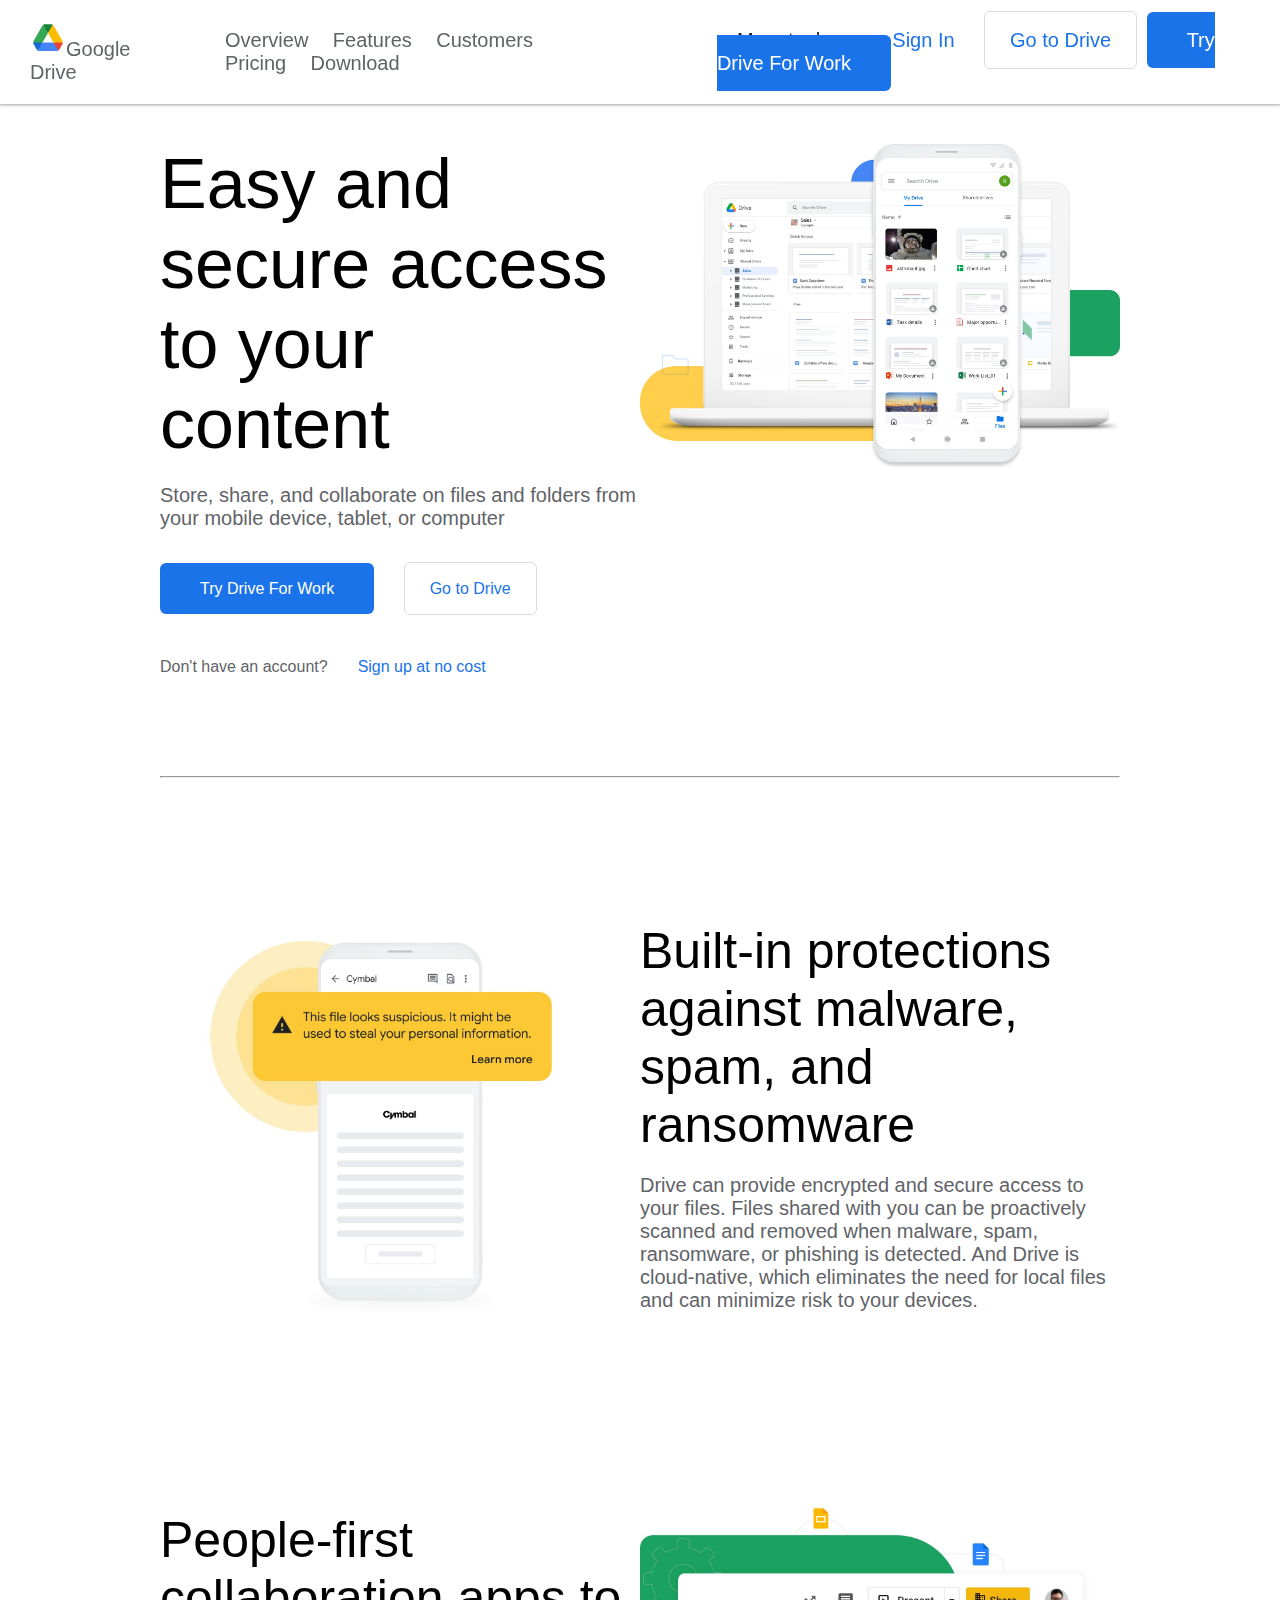
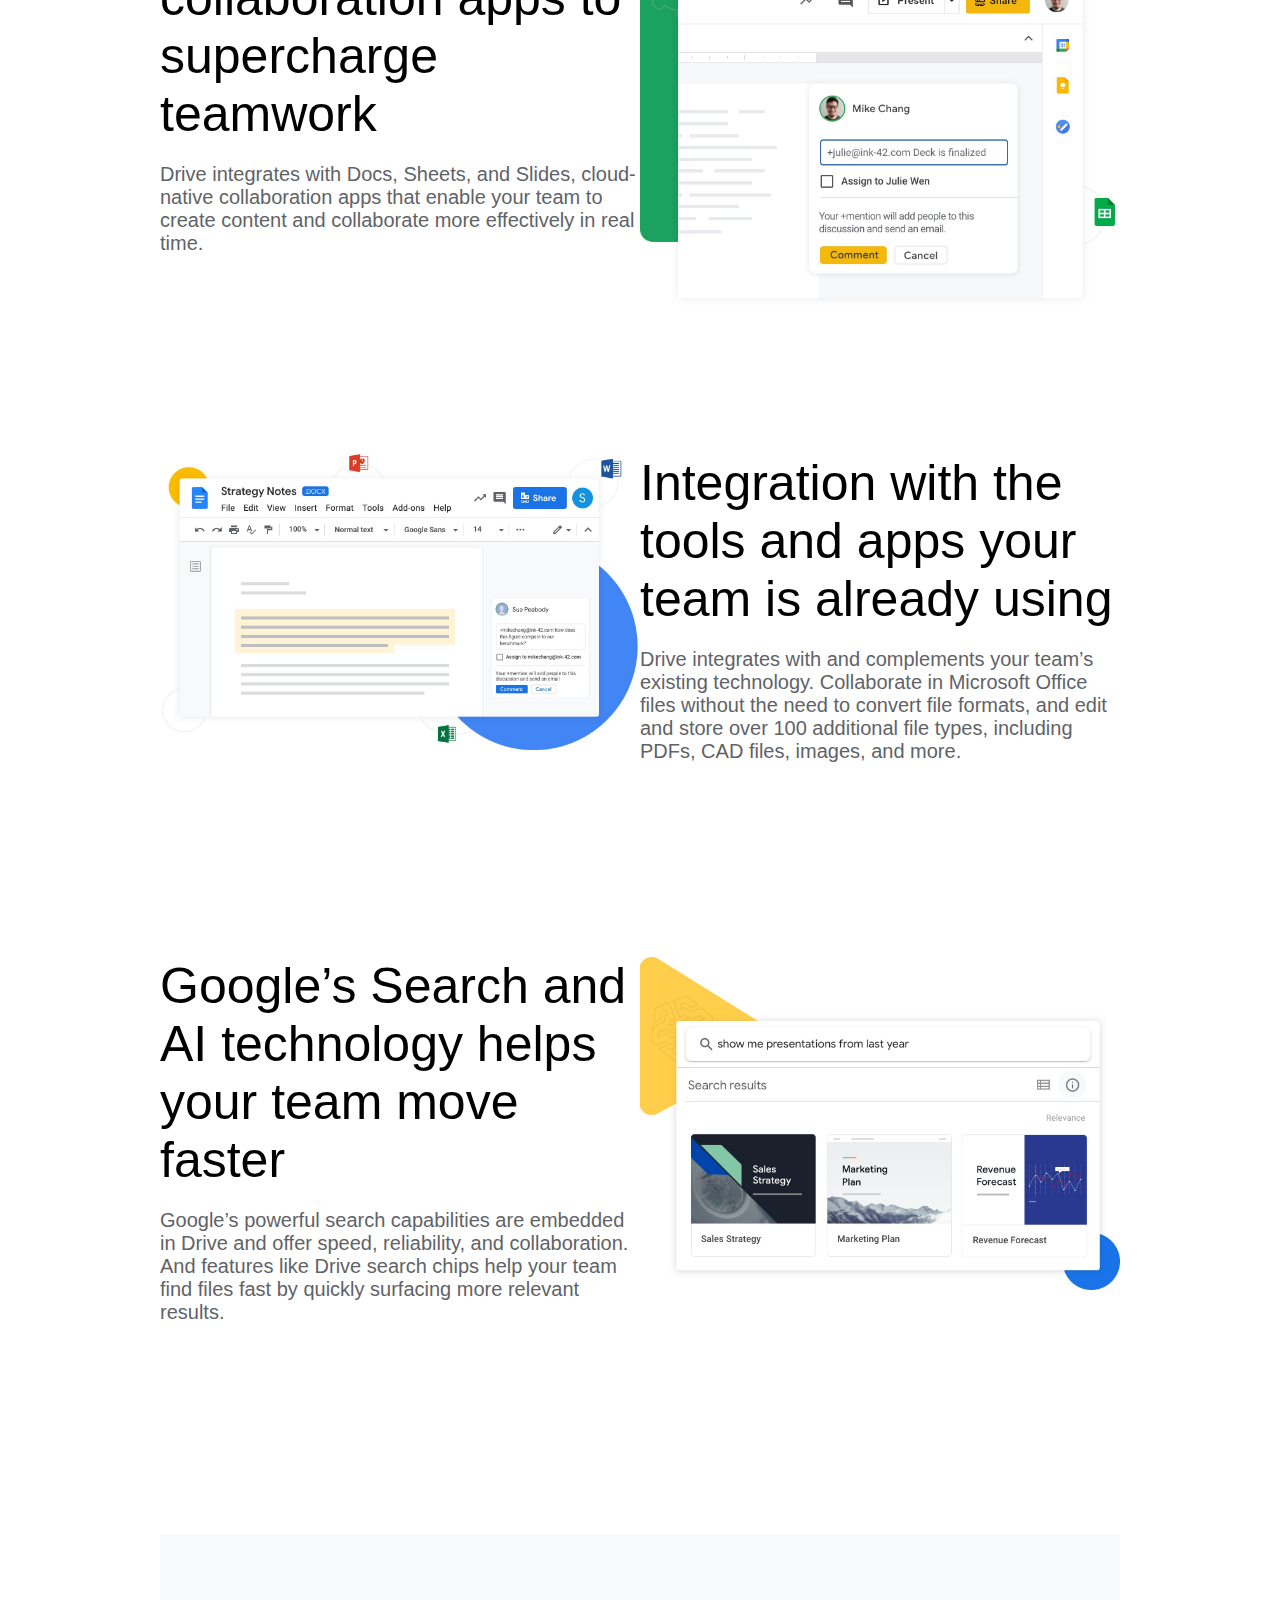
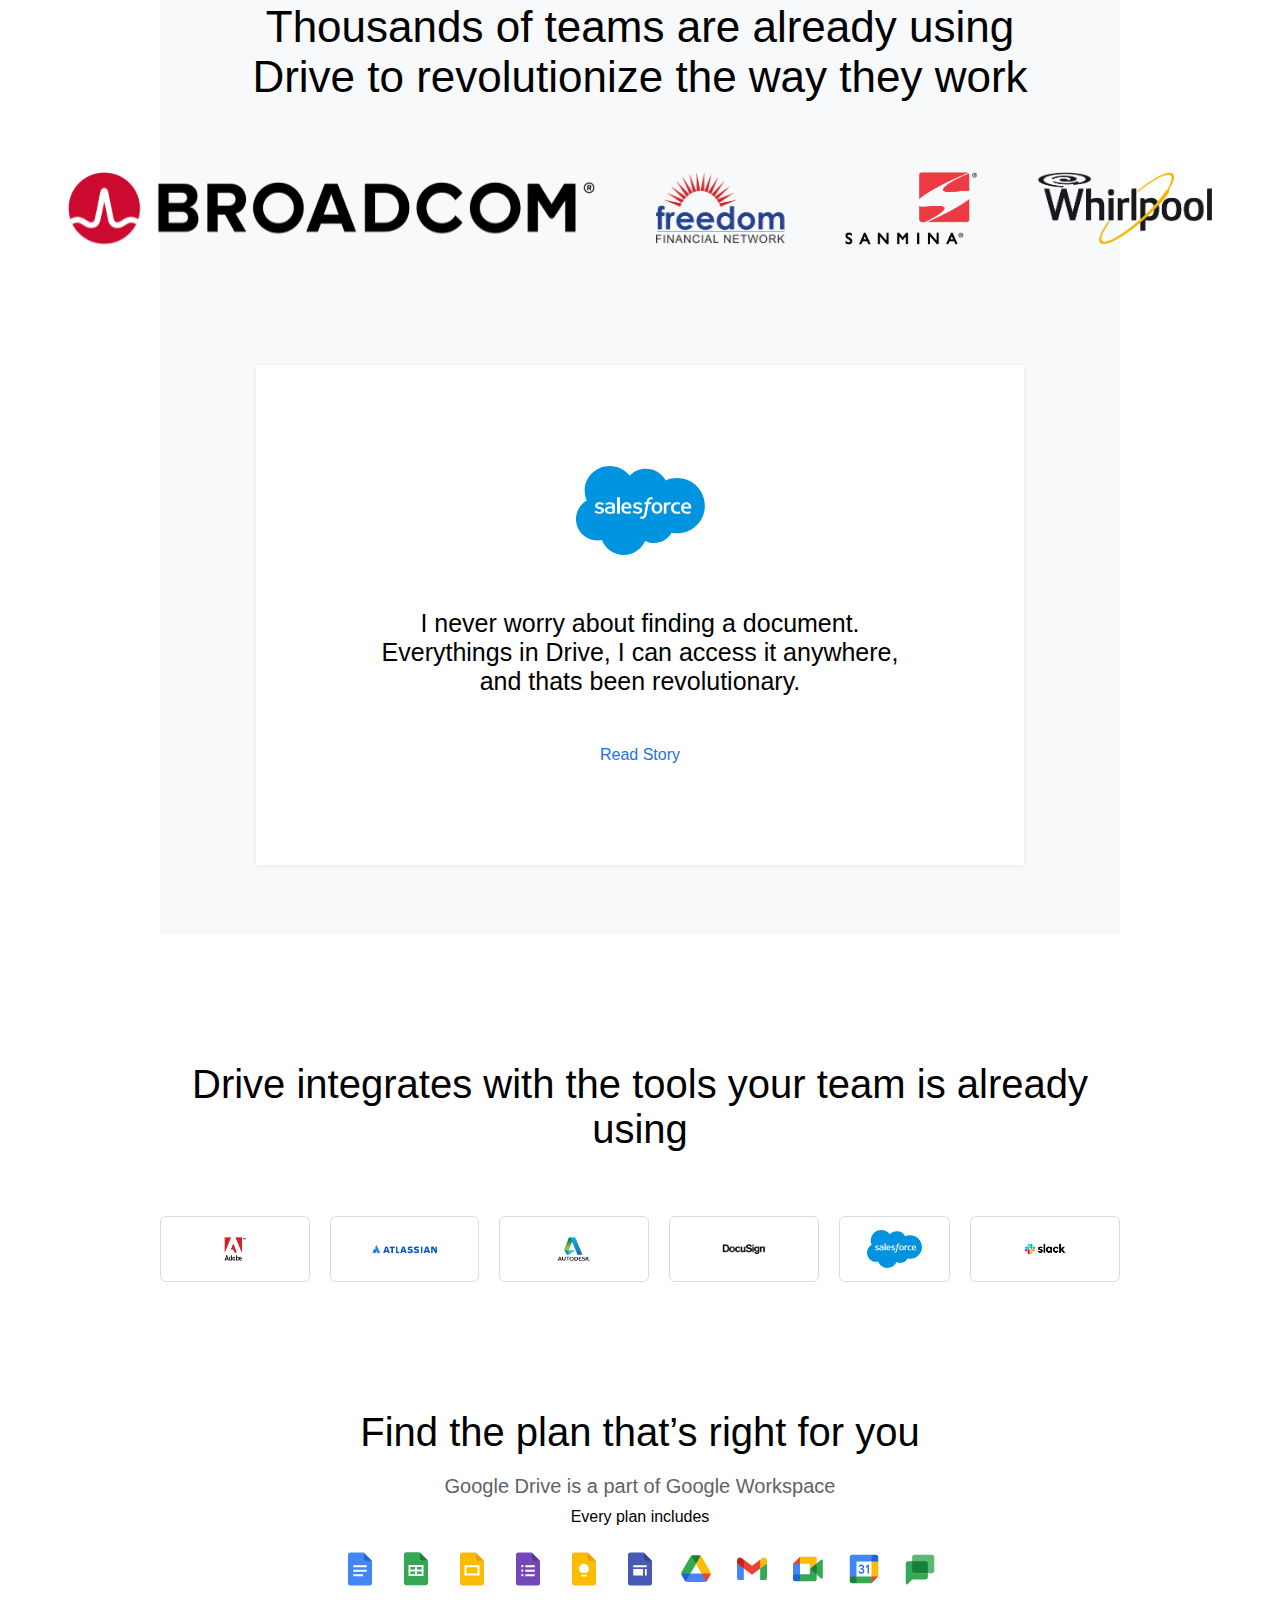
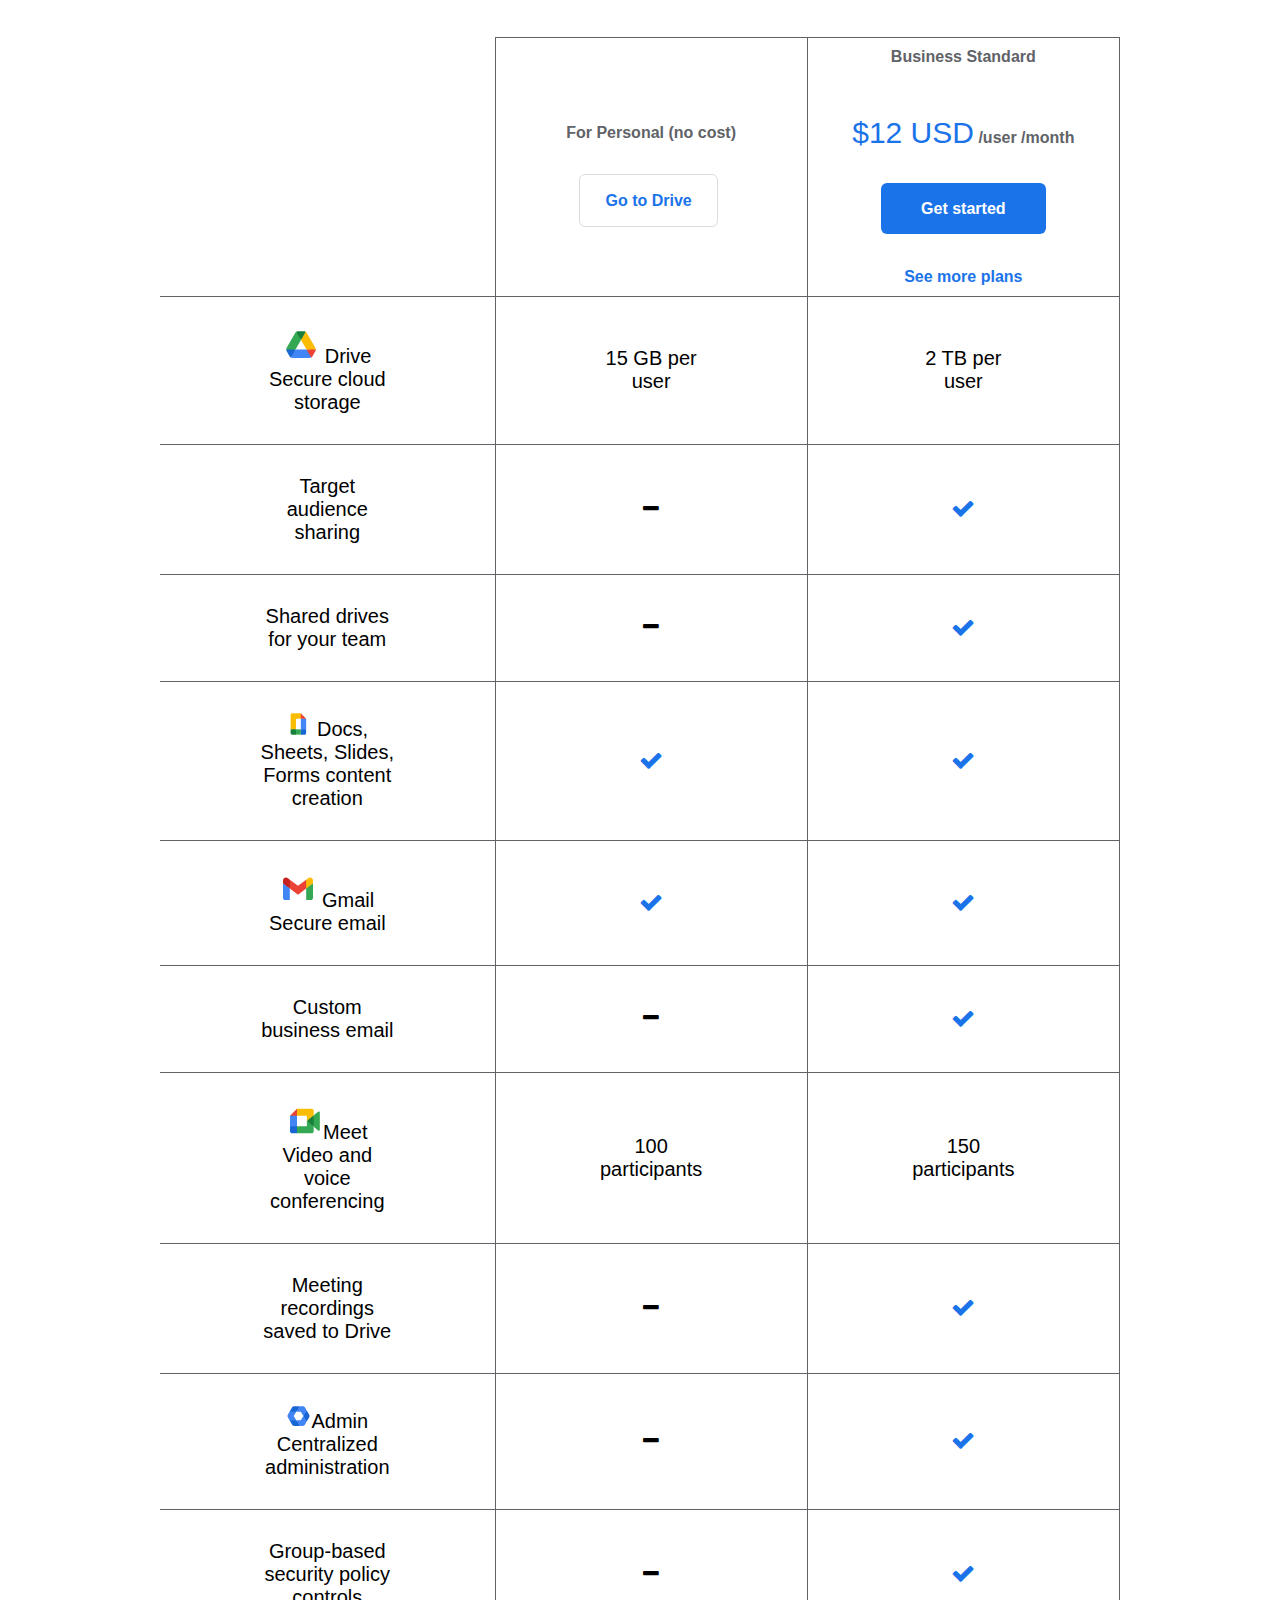
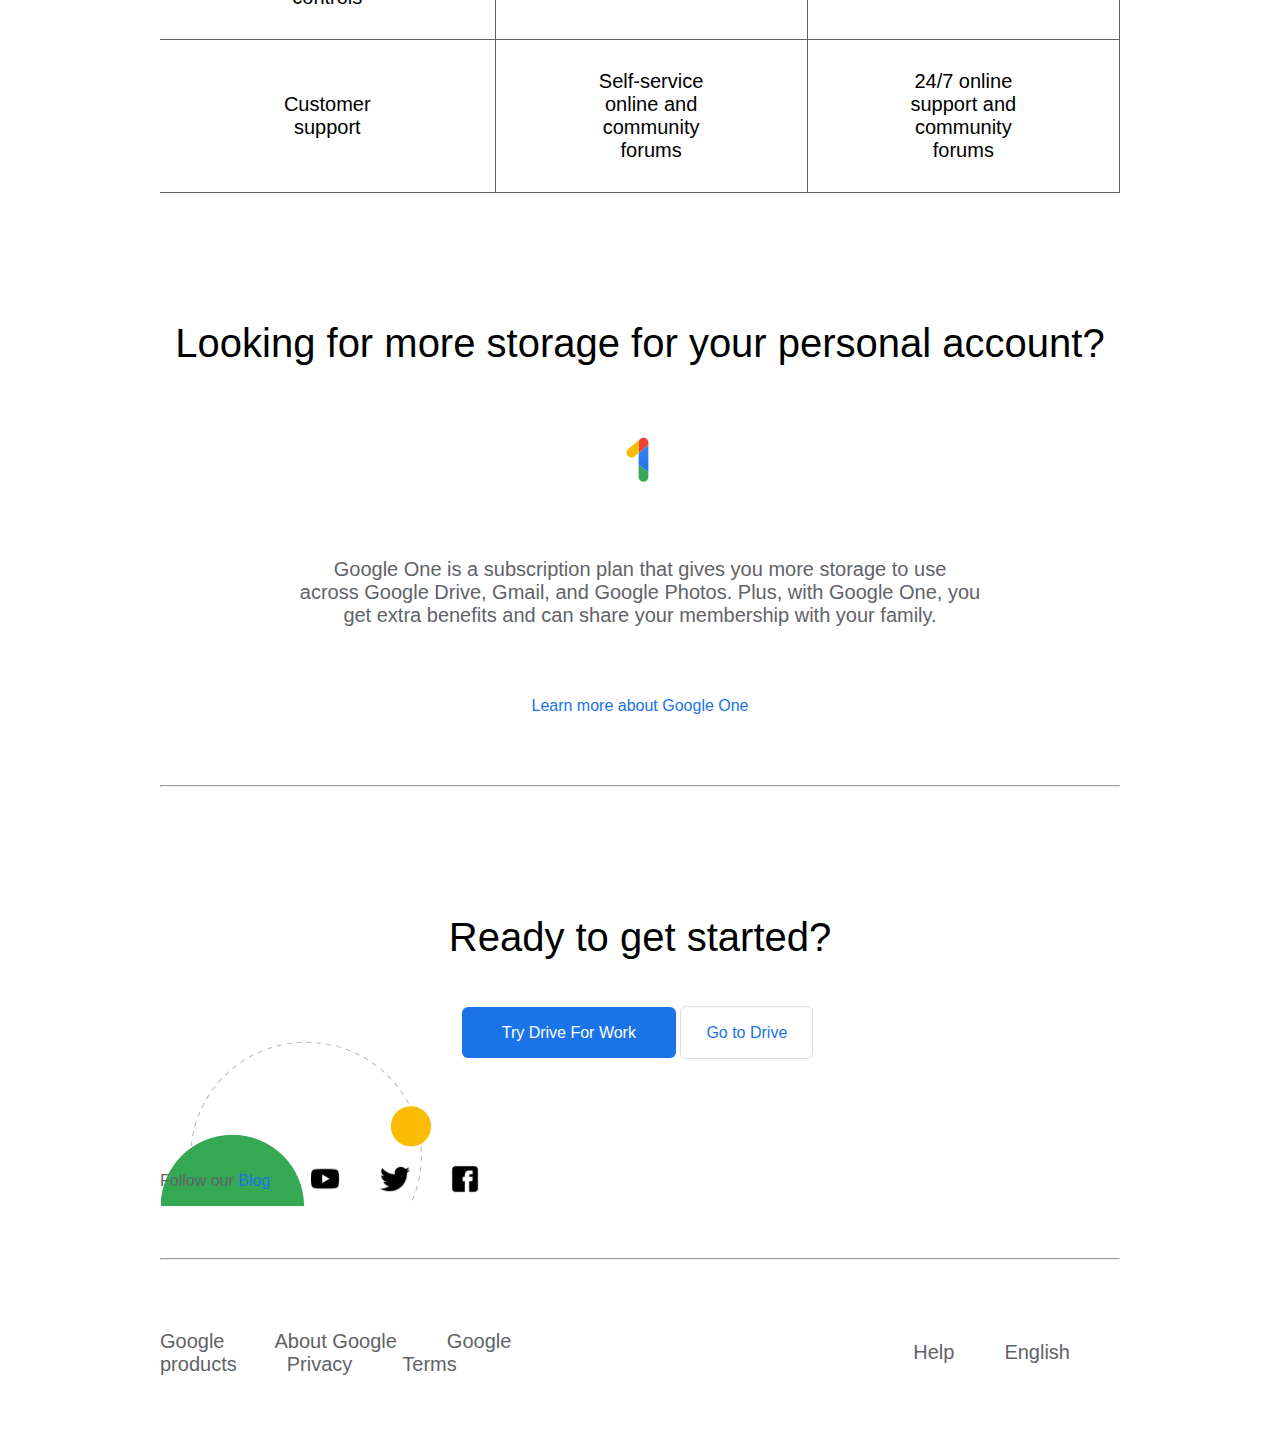
<file: index.html>
<!DOCTYPE html>
<html lang="en">

<head>
    <meta charset="UTF-8">
    <meta http-equiv="X-UA-Compatible" content="IE=edge">
    <meta name="viewport" content="width=device-width, initial-scale=1.0">
    <title>Google Drive</title>
    <link rel="stylesheet" href="style.css">
    <link rel="stylesheet" href="https://cdnjs.cloudflare.com/ajax/libs/font-awesome/4.7.0/css/font-awesome.min.css">
</head>

<body>
    <nav>
        <div class="navbar-left">
            <div class="logo">
                <a href="index.html"><img src="./images/logo.svg" alt="">Google Drive</a>
            </div>
            <div class="navbar-left-links">
                <a href="">Overview</a>
                <a href="">Features</a>
                <a href="">Customers</a>
                <a href="">Pricing</a>
                <a href="download.html">Download</a>
            </div>

        </div>
        <div class="navbar-right">
            <a id="moretools" href="">More tools <i style="font-size: 18px;" class="fa">&#xf107;</i></a>
            <a href="" id="sign-in">Sign In</a>
            <a id="go-to" href="">Go to Drive</a>
            <a id="try-drive" href="">Try Drive For Work</a>
        </div>
    </nav>
    <div class="container">
        <div class="row">
            <div class="left-section col-6">
                <div class="left-section-writeup">
                    <h1>
                        Easy and secure access to your <br> content
                    </h1>
                    <p>Store, share, and collaborate on files and folders from your mobile device, tablet, or computer
                    </p>
                </div>
                <div class="button-section">
                    <a id="try-drive" href="">Try Drive For Work</a>
                    <a id="go-to" href="">Go to Drive</a>
                </div>
                <div class="bottom-writeup">
                    <p>Don't have an account? </p>
                    <a href="">Sign up at no cost</a>
                </div>

            </div>
            <div class="right-section col-6">
                <img src="./images/firstimg.jpg" alt="">
            </div>
        </div>
        <div class="line">
            <hr>
        </div>

        <div class="row">
            <div class="second-left-section col-6">
                <img src="./images/secondimg.jpg" alt="">
            </div>
            <div class="second-right-section col-6">
                <div class="second-right-section-writeup ">
                    <h1>
                        Built-in protections against malware, spam, and ransomware
                    </h1>
                    <p>Drive can provide encrypted and secure access to your files. Files shared with you can be
                        proactively scanned and removed when malware, spam, ransomware, or phishing is detected. And
                        Drive is cloud-native, which eliminates the need for local files and can minimize risk to your
                        devices.
                    </p>
                </div>
            </div>

        </div>
        <div class="row">
            <div class="left-section col-6 center">
                <div class="left-section-writeup">
                    <h1 style="font-size: 50px;">
                        People-first collaboration apps to supercharge teamwork
                    </h1>
                    <p>Drive integrates with Docs, Sheets, and Slides, cloud-native collaboration apps that enable your
                        team to create content and collaborate more effectively in real time.
                    </p>
                </div>
            </div>
            <div class="right-section col-6">
                <img src="./images/thirdimg.jpg" alt="">
            </div>
        </div>
        <div class="row">
            <div class="second-left-section col-6">
                <img src="./images/img4.jpg" alt="">
            </div>
            <div class="second-right-section col-6">
                <div class="second-right-section-writeup">
                    <h1>
                        Integration with the tools and apps your team is already using
                    </h1>
                    <p>Drive integrates with and complements your team’s existing technology. Collaborate in Microsoft
                        Office files without the need to convert file formats, and edit and store over 100 additional
                        file types, including PDFs, CAD files, images, and more.
                    </p>
                </div>
            </div>

        </div>
        <div class="row">
            <div class="left-section col-6 center">
                <div class="left-section-writeup">
                    <h1 style="font-size: 50px;">Google’s Search and AI technology helps your team move faster</h1>
                    <p>Google’s powerful search capabilities are embedded in Drive and offer
                        speed, reliability, and collaboration. And features like Drive search chips help your team
                        find files fast by quickly surfacing more relevant results.
                    </p>
                </div>
            </div>
            <div class="right-section col-6">
                <img src="./images/img5.jpg" alt="">
            </div>
        </div>
        <div class="second-container">
            <div class="container-heading">
                <h1>Thousands of teams are already using <br> Drive to revolutionize the way they work</h1>
            </div>

            <div class="logo-sections">
                <img src="./images/Broadcom.svg" alt=""><img src="./images/logo_Freedom.svg" alt=""><img
                    src="./images/logo_Sanmina.svg" alt=""><img src="./images/logo_Whirlpool.svg" alt="">
            </div>
            <div class="internal-container">
                <div class="internal-logo">
                    <img src="./images/logo_Salesforce.svg" alt="">
                </div>
                <h3>I never worry about finding a document. <br> Everythings in Drive, I can access it anywhere, <br>
                    and thats
                    been revolutionary.</h3>

                <a href="">Read Story</a>
            </div>
        </div>
        <h2 class="mid-heading">Drive integrates with the tools your team is already using</h2>

        <div class="logo-row">
            <div class="logo-container">
                <img src="./images/logo-Adobe.svg" alt="">
            </div>
            <div class="logo-container">
                <img src="./images/logo-Atlassian.svg" alt="">
            </div>
            <div class="logo-container">
                <img src="./images/logo-Autodesk.svg" alt="">
            </div>
            <div class="logo-container">
                <img src="./images/logo-Docusign.svg" alt="">
            </div>
            <div class="logo-container">
                <img src="./images/logo_Salesforce.svg" alt="">
            </div>
            <div class="logo-container">
                <img src="./images/logo-Slack.svg" alt="">
            </div>
        </div>

        <h2 class="mid-heading secondheading">Find the plan that’s right for you</h2>
        <p style="text-align: center; font-size: 20px;">Google Drive is a part of Google Workspace</p>
        <p style="text-align: center; margin: 10px 0px; color: black;"> <b>Every plan includes</b></p>
        <div class="second-logo-section">
            <div class="second-logo-row">
                <img src="./images/docs.svg" alt=""><img src="./images/sheets.svg" alt=""><img src="./images/slides.svg"
                    alt=""><img src="./images/forms.svg" alt=""><img src="./images/keep.svg" alt=""><img
                    src="./images/sites.svg" alt=""><img src="./images/drive.svg" alt=""><img src="./images/gmail.svg"
                    alt=""><img src="./images/meet.svg" alt=""><img src="./images/calendar.svg" alt=""><img
                    src="./images/chat.svg" alt="">
            </div>
        </div>

        <div class="table-row">
            <table>
                <tr>
                    <th id="top-left"></th>
                    <th>
                        <p>For Personal (no cost) </p>
                        <a id="go-to" href="">Go to Drive</a>
                    </th>
                    <th>
                        <p>Business Standard</p>
                        <p> <b id="usd">$12 USD</b> /user /month</p>
                        <p><a id="try-drive" href="">Get started</a></p>
                        <a style="color: #1a73e8;" href="">See more plans</a>
                    </th>
                </tr>
                <tr>
                    <td><img src="./images/drive.svg" alt=""> <b>Drive</b> Secure cloud storage</td>
                    <td>15 GB per user</td>
                    <td>2 TB per user</td>
                </tr>
                <tr>
                    <td>Target audience sharing</td>
                    <td><i class="fa fa-minus" aria-hidden="true"></i></td>
                    <td><i class="fa fa-check" style="font-size:24px; color: #1a73e8"></i></td>
                </tr>
                <tr>
                    <td>Shared drives for your team</td>
                    <td><i class="fa fa-minus" aria-hidden="true"></i></td>
                    <td><i class="fa fa-check" style="font-size:24px;color: #1a73e8"></i></td>
                </tr>
                <tr>
                    <td><img src="./images/docs-table.svg" alt=""> <b>Docs, Sheets, Slides, Forms</b> content creation
                    </td>
                    <td><i class="fa fa-check" style="font-size:24px;color: #1a73e8"></i></td>
                    <td><i class="fa fa-check" style="font-size:24px;color: #1a73e8"></i></td>
                </tr>
                <tr>
                    <td><img src="./images/gmail.svg" alt=""> <b>Gmail</b> Secure email</td>
                    <td><i class="fa fa-check" style="font-size:24px;color: #1a73e8"></i></td>
                    <td><i class="fa fa-check" style="font-size:24px;color: #1a73e8"></i></td>
                </tr>

                <tr>
                    <td>Custom business email</td>
                    <td><i class="fa fa-minus" aria-hidden="true"></i></td>
                    <td><i class="fa fa-check" style="font-size:24px;color: #1a73e8"></i></td>
                </tr>
                <tr>
                    <td><img src="./images/meet.svg" alt=""><b>Meet</b> Video and voice conferencing</td>
                    <td>100 participants</td>
                    <td>150 participants</td>
                </tr>
                <tr>
                    <td>Meeting recordings saved to Drive</td>
                    <td><i class="fa fa-minus" aria-hidden="true"></i></td>
                    <td><i class="fa fa-check" style="font-size:24px;color: #1a73e8"></i></td>
                </tr>
                <tr>
                    <td><img src="./images/security_administrations.svg" alt=""><b>Admin</b> Centralized administration
                    </td>
                    <td><i class="fa fa-minus" aria-hidden="true"></i></td>
                    <td><i class="fa fa-check" style="font-size:24px; color: #1a73e8;"></i></td>
                </tr>
                <tr>
                    <td>Group-based security policy controls</td>
                    <td><i class="fa fa-minus" aria-hidden="true"></i></td>
                    <td><i class="fa fa-check" style="font-size:24px;color: #1a73e8"></i></td>
                </tr>
                <tr>
                    <td>Customer support</td>
                    <td>Self-service online and community forums</td>
                    <td>24/7 online support and community forums</td>
                </tr>

            </table>
        </div>
        <h2 class="mid-heading">Looking for more storage for your personal account?</h2>
        <div class="one">
            <img src="./images/logo_one_color_1x_web_48dp.png" alt="">
        </div>

        <p style="text-align: center; font-size: 20px;">Google One is a subscription plan that gives you more storage to
            use <br> across Google Drive, Gmail, and Google Photos. Plus, with Google One, you <br> get extra benefits
            and can
            share your membership with your family.</p>
        <div class="onelink">
            <a href="">Learn more about Google One</a>
        </div>

        <hr>
        <div class="second-bg">
            <div class="second-bg-contents">
                <h2 class="mid-heading">Ready to get started?</h2>
                <div class="bottom-button-row">
                    <a id="try-drive" href="">Try Drive For Work</a>
                    <a id="go-to" href="">Go to Drive</a>
                </div>
            </div>

            <div class="blog-row">
                <p>Follow our <span style="color: #1a73e8;"> Blog</span></p> <a href=""> <img src="./images/youtube.png"
                        alt=""></a><a href="">
                    <img src="./images/twitter.png" alt=""> </a><a href=""> <img src="./images/facebook.png" alt="">
                </a>

            </div>
        </div>
        <hr>
        <footer>
            <div class="footer-left">
                <a href="">Google</a><a href="">About Google</a><a href="">Google products</a><a href="">Privacy</a><a
                    href="">Terms</a>
            </div>
            <div class="footer-right">
                <a href="">Help</a><a href="">English <i></i> </a>
            </div>
        </footer>
    </div>



</body>

</html>
</file>
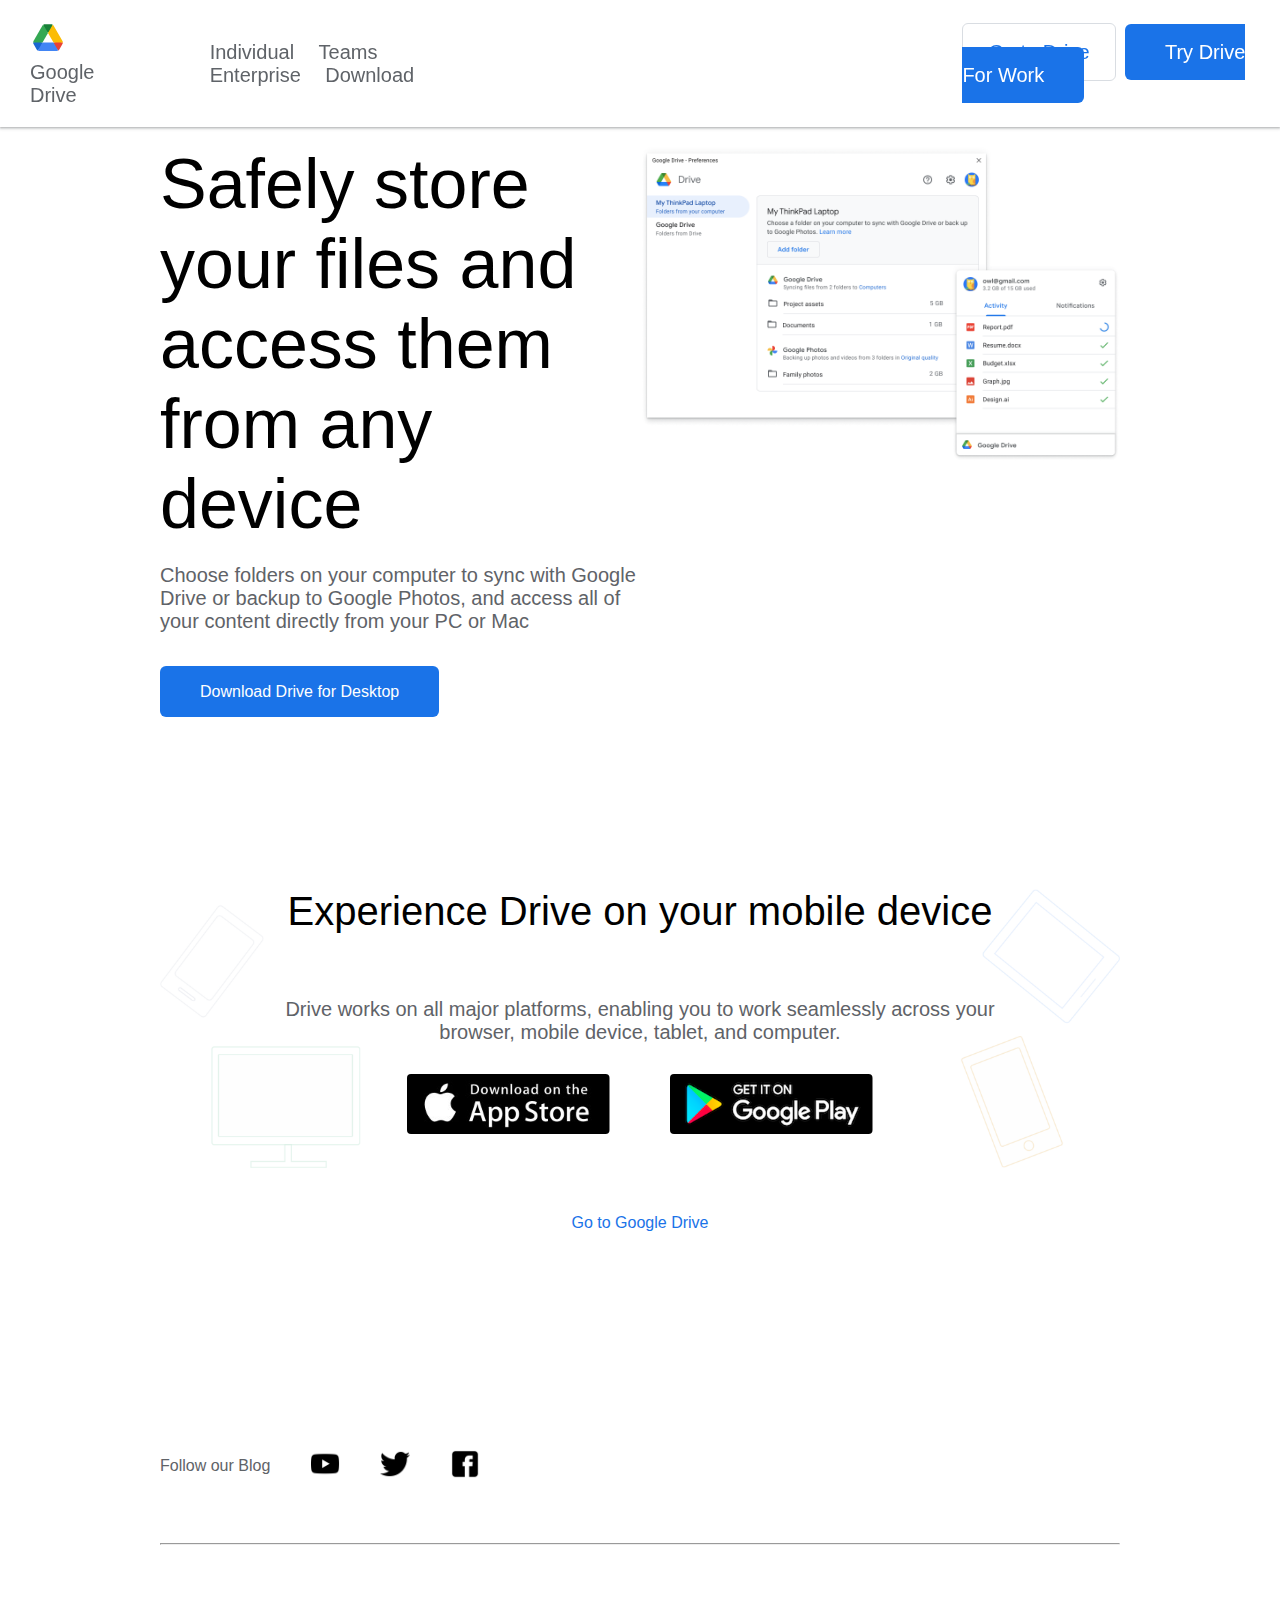
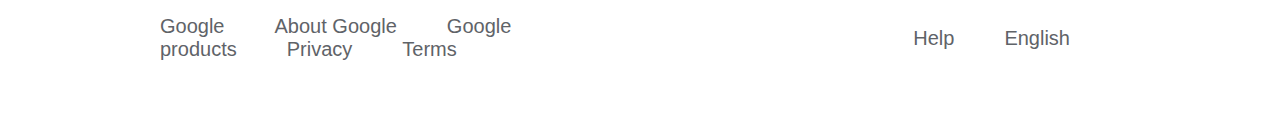
<file: download.html>
<!DOCTYPE html>
<html lang="en">

<head>
    <meta charset="UTF-8">
    <meta http-equiv="X-UA-Compatible" content="IE=edge">
    <meta name="viewport" content="width=device-width, initial-scale=1.0">
    <title>Download - Google Drive</title>
    <link rel="stylesheet" href="style.css">
    <link rel="stylesheet" href="https://cdnjs.cloudflare.com/ajax/libs/font-awesome/4.7.0/css/font-awesome.min.css">
</head>

<body>
    <nav>
        <div class="navbar-left">
            <div class="logo">
                <a href="index.html"><img src="./images/logo.svg" alt="">Google Drive</a>
            </div>
            <div class="navbar-left-links">
                <a href="">Individual</a>
                <a href="">Teams</a>
                <a href="">Enterprise</a>
                <a href="download.html">Download</a>
            </div>

        </div>
        <div class="navbar-right download-nav-right">
            <a id="go-to" href="">Go to Drive</a>
            <a id="try-drive" href="">Try Drive For Work</a>
        </div>
    </nav>

    <div class="container">


        <div class="row">
            <div class="left-section col-6">
                <div class="left-section-writeup">
                    <h1>
                        Safely store your files and access them from any device
                    </h1>
                    <p>Choose folders on your computer to sync with Google Drive or backup to Google Photos, and access
                        all of your content directly from your PC or Mac
                    </p>
                </div>
                <div class="button-section">
                    <a id="try-drive" href="">Download Drive for Desktop</a>
                </div>
            </div>
            <div class="right-section col-6">
                <img src="./images/download-img.png" alt="">
            </div>
        </div>
        <div class="download-bg">
            <h2 class="mid-heading">Experience Drive on your mobile device</h2>
            <p style="text-align: center; font-size: 20px;">Drive works on all major platforms, enabling you to work
                seamlessly across your <br> browser, mobile device, tablet, and computer.</p>
            <div class="logo-row">
                <div class="logo-container download-mobile-logo">
                    <img src="./images/icon_AppleStore.svg" alt="">
                </div>
                <div class="logo-container download-mobile-logo">
                    <img src="./images/icon_GooglePlay.svg" alt="">
                </div>
            </div>
            <div class="onelink">
                <a href="">Go to Google Drive</a>
            </div>
        </div>


        <div class="blog-row">
            <p>Follow our Blog</p> <a href=""> <img src="./images/youtube.png" alt=""></a><a href=""> <img
                    src="./images/twitter.png" alt=""> </a><a href=""> <img src="./images/facebook.png" alt=""> </a>

        </div>

        <hr>
        <footer>
            <div class="footer-left">
                <a href="">Google</a><a href="">About Google</a><a href="">Google products</a><a href="">Privacy</a><a
                    href="">Terms</a>
            </div>
            <div class="footer-right">
                <a href="">Help</a><a href="">English <i></i> </a>
            </div>
        </footer>
    </div>



</body>

</html>
</file>
<file: style.css>
* {
    margin: 0px;
    padding: 0px;
    box-sizing: border-box;
}

.col-1 {
    width: 8.33%;
}

.col-2 {
    width: 16.66%;
}

.col-3 {
    width: 25%;
}

.col-4 {
    width: 33.33%;
}

.col-5 {
    width: 41.66%;
}

.col-6 {
    width: 50%;
}

.col-7 {
    width: 58.33%;
}

.col-8 {
    width: 66.64%;
}

.col-9 {
    width: 75%;
}

.col-10 {
    width: 83.3%;
}

.col-11 {
    width: 91.63;
}

.col-12 {
    width: 99.96%;
}


body {

    background: #fff;
    color: #5f6368;
    /* 
    cursor: auto; */
    font-family: Arial, Helvetica, sans-serif;
    font-size: 1em;
    font-style: normal;
    font-weight: 300;
    /* 
    line-height: 1.444; */
    margin: 0;
    /* 
    overflow-wrap: break-word; */
    padding: 0;
    /* 
    word-wrap: break-word; */

}

nav {
    display: flex;
    align-items: center;
    padding: 20px;
    box-shadow: 0 1px 2px 0 rgb(60 64 67 / 30%), 0 1px 3px 1px rgb(60 64 67 / 15%);
    position: fixed;
    overflow: hidden;
    background-color: white;
    width: 100%;
    top: 0;
}

.logo {
    display: flex;
    align-items: center;
    margin-right: 50px;
    padding: 0px 10px;
}

.logo:hover {
    background-color: rgb(250, 241, 241);
    padding: 0px 10px;
    border-radius: 6px;
}

.navbar-left {
    display: flex;
    align-items: center;
    justify-content: center;
    margin-right: 5rem;
}

.navbar-left a {
    color: #5f6368;
    text-decoration: none;
    font-size: 20px;
    margin-right: 20px;
}

.navbar-left a:hover {
    color: black;
}


.navbar-right a {
    color: #202124;
    text-decoration: none;
    font-size: 20px;
}


#sign-in {
    color: #1a73e8;
    padding: 10px 20px;
    background-color: white;
    margin-right: 5px;
}

#go-to {
    color: #1a73e8;
    border-radius: 6px;
    border: 1px solid #d9dde2;
    padding: 17px 25px;
    margin-right: 5px;
}

#try-drive {
    color: white;
    background-color: #1a73e8;
    border-radius: 6px;
    padding: 17px 40px;
}

#moretools {
    color: #202124;
    text-decoration: none;
    font-size: 20px;
    padding: 10px 20px;
    background-color: white;
}

#moretools:hover,
#sign-in:hover,
#go-to:hover {
    background-color: rgb(250, 241, 241);
    padding: 10px 20px;
    border-radius: 6px;
}

#go-to:hover {
    background-color: rgb(250, 241, 241);
    padding: 17px 25px;
    border-radius: 6px;
    border: 1px solid #1a73e8;
}

#try-drive:hover {
    color: white;
    background-color: blue;
    border-radius: 6px;
    padding: 17px 40px;
}

.download-nav-right {
    margin-left: 24rem;
}

.container {
    margin: 0px 10rem;
}

.row {
    display: flex;
    margin-top: 9rem;
}

.left-section-writeup h1 {
    font-size: 70px;
    font-weight: 500;
    color: black;
}

.left-section-writeup p {
    font-size: 20px;
    margin-top: 20px;
    margin-bottom: 50px;
}

.button-section {
    margin-bottom: 60px;
}

.button-section a {
    text-decoration: none;
    margin-right: 25px;
}

.bottom-writeup {
    display: flex;
    gap: 30px;
}


.bottom-writeup a {
    text-decoration: none;
    color: #1a73e8;
}

.right-section img {
    width: 100%;
}

.line {
    margin: 100px 0px;
}

.second-right-section {
    display: flex;
    align-items: center;
}

.center {
    display: flex;
    align-items: center;
}

.second-right-section-writeup h1 {
    font-size: 50px;
    font-weight: 500;
    color: black;
}

.second-right-section-writeup p {
    font-size: 20px;
    margin-top: 20px;
    margin-bottom: 50px;
}

.second-left-section img {
    width: 100%;
}

.second-container {
    height: 1000px;
    background-color: #f8f9fa;
    margin-top: 10rem;
    display: flex;
    flex-direction: column;
    justify-content: center;
    align-items: center;
    gap: 70px;
}

.container-heading h1 {
    color: black;
    text-align: center;
    font-size: 44px;
    font-weight: 300;
}

.logo-sections {
    display: flex;
    gap: 60px;
    margin-bottom: 50px;
}

.internal-container {
    background-color: white;
    box-shadow: 0 0.0625rem 0.5rem 0 rgb(0 0 0 / 4%), 0 0.0625rem 0.3125rem 0 rgb(0 0 0 / 4%);
    height: 500px;
    width: 80%;
    display: flex;
    align-items: center;
    justify-content: center;
    flex-direction: column;
    gap: 50px;
}

.internal-container h3 {
    color: black;
    font-size: 25px;
    font-weight: 200;
    text-align: center;
}

.internal-container a {
    text-decoration: none;
    color: #1a73e8;
}

.mid-heading {
    margin-top: 8rem;
    margin-bottom: 4rem;
    text-align: center;
    color: black;
    font-size: 40px;
    font-weight: 400;
}

.secondheading {
    margin-bottom: 20px;
}

.logo-row {
    display: flex;
    justify-content: center;
    gap: 20px;
}

.logo-container {
    padding: 10px 20px;
    border-radius: 6px;
    border: 1px solid #d9dde2;
    display: flex;
    align-items: center;
    justify-content: center;
}

.logo-container img {
    width: 80%;
}

.download-mobile-logo {
    border: none;
    margin-top: 20px;
}

.download-mobile-logo img {
    width: 100%;
}

.second-logo-section {
    display: flex;
    justify-content: center;
    margin-bottom: 50px;
    margin-top: 25px;
}

.second-logo-row {
    width: 50%;
    display: flex;
    justify-content: center;
    align-items: center;
    gap: 20px;
}

.table-row {
    display: flex;
    align-items: center;
    justify-content: center;
    margin-bottom: 70px;
}

table {
    border-collapse: collapse;
    text-align: center;
}

td {
    border-right: #5f6368 1px solid;
    border-top: #5f6368 1px solid;
    border-bottom: #5f6368 1px solid;
    padding: 30px 100px;
    color: black;
    font-size: 20px;
}


th {
    padding: 10px;
    border-right: #5f6368 1px solid;
    border-top: #5f6368 1px solid;
    border-bottom: #5f6368 1px solid;
}

th p {
    margin-bottom: 50px;
}

table a {
    text-decoration: none;
}

.one {
    text-align: center;
    margin: 70px 0px;
}

.onelink {
    text-align: center;
    margin: 70px 0px;

}

.onelink a {

    text-decoration: none;
    color: #1a73e8;
}

.bottom-button-row {
    margin: 50px 0px 1rem 0px;
    text-align: center;
}

.bottom-button-row a {
    text-decoration: none;
}

.second-bg {
    background-image: url(./images/bg-img2.png);
    background-repeat: no-repeat;
    background-position: bottom left;
}

.blog-row {
    display: flex;
    margin-bottom: 50px;
    align-items: center;
}

.blog-row p {
    margin-right: 30px;
}

.blog-row img {
    width: 50px;
    background-color: none;
    padding: 10px;
    margin-right: 20px;
}

.blog-row img:hover {
    background-color: rgb(250, 241, 241);
    border-radius: 100%;
    width: 50px;
    padding: 10px;
}

.second-bg-contents {
    margin-bottom: 7rem;
}

footer {
    display: flex;
    align-items: center;
    margin: 70px 0px;
}

.footer-left {
    margin-right: 20rem;
}

.footer-left a {
    margin-right: 50px;
    text-decoration: none;
    color: #5f6368;
    font-size: 20px;
}

.footer-right a {
    margin-right: 50px;
    text-decoration: none;
    color: #5f6368;
    font-size: 20px;
}

.download-bg {
    height: 500px;
    background-image: url(./images/download-bg.jpg);
    background-repeat: no-repeat;
    background-size: contain;
    margin-bottom: 50px;
}

#usd {
    color: #1a73e8;
    font-size: 30px;
    font-weight: 300;
}

#top-left {
    border-top: none;
}
</file>
